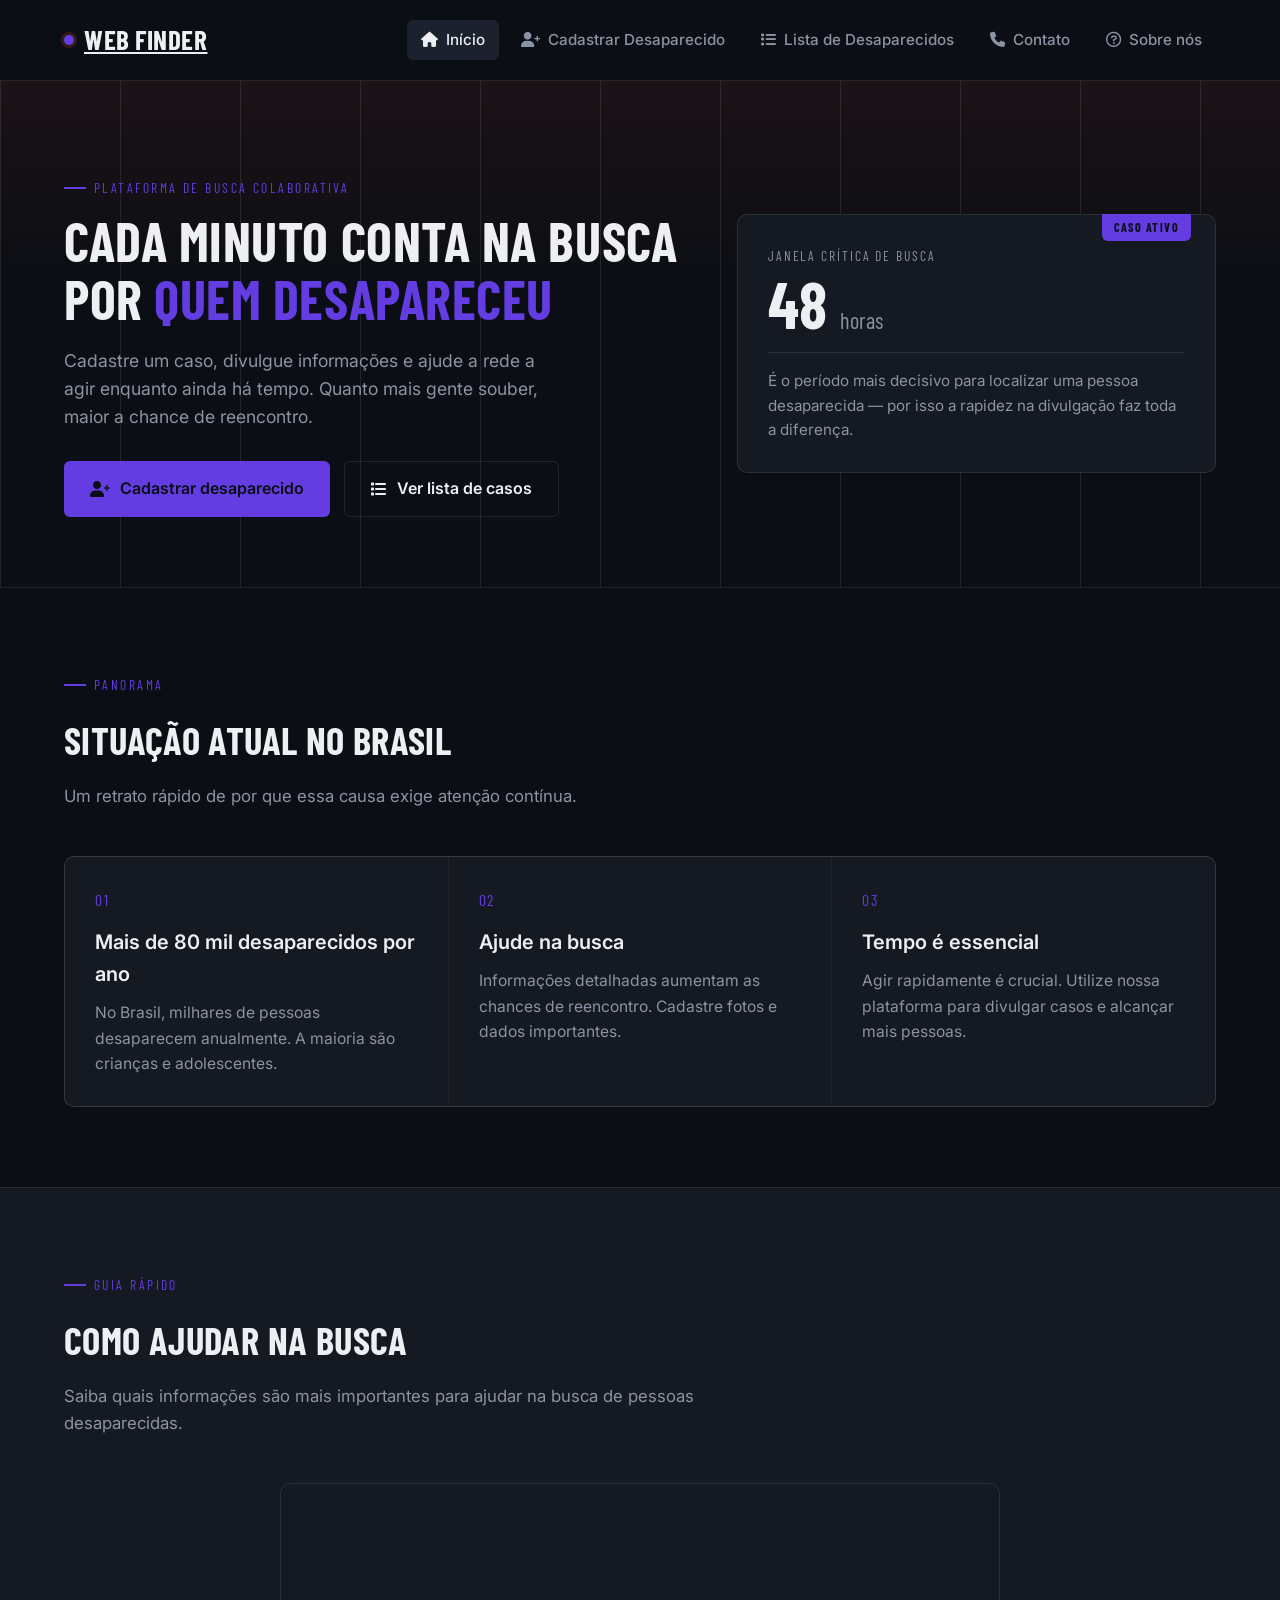
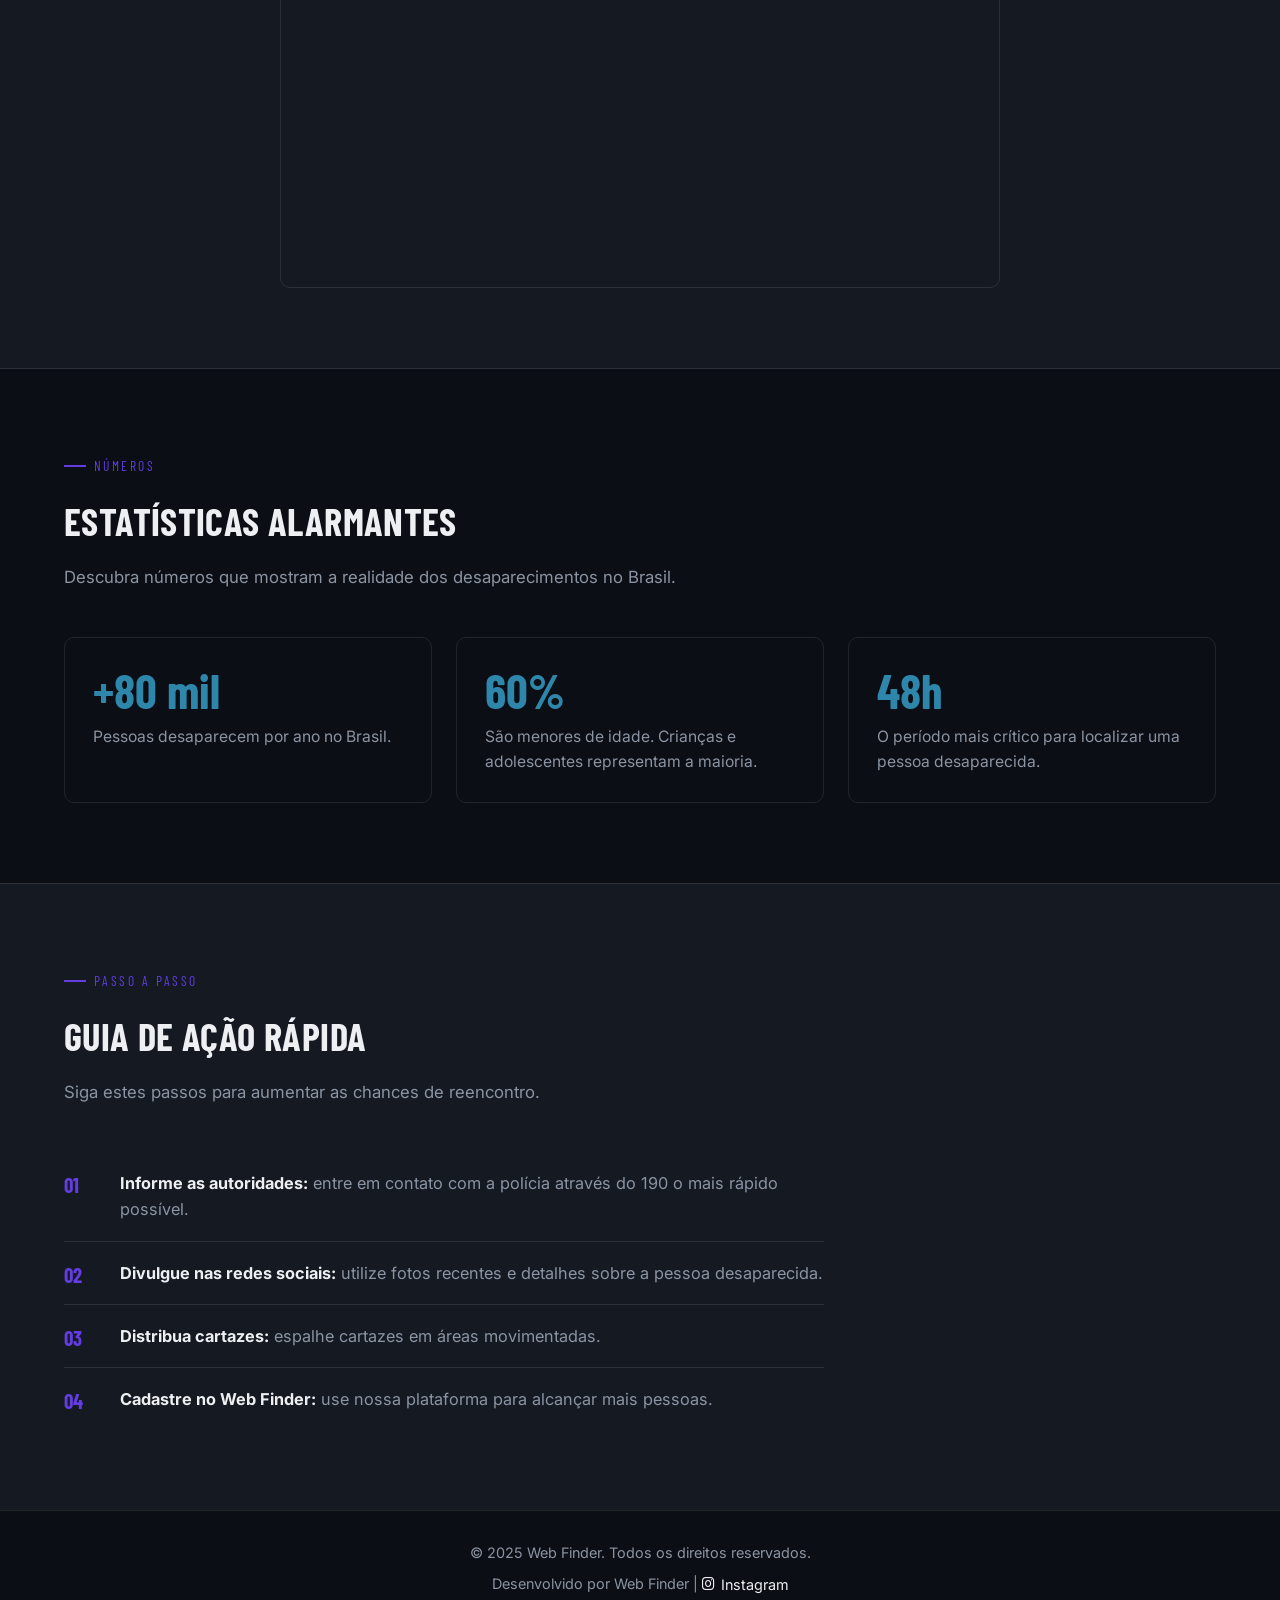
<file: index.html>
<!--By Guilherme -->

<!DOCTYPE html>
<html lang="pt-BR">

<head>
    <meta charset="UTF-8">
    <meta name="viewport" content="width=device-width, initial-scale=1.0">
    <title>Web Finder — Ajude a Encontrar Pessoas Desaparecidas</title>
    <meta name="description" content="Web Finder é uma plataforma para cadastrar e divulgar casos de pessoas desaparecidas no Brasil, ajudando a acelerar o reencontro.">
    <link rel="preconnect" href="https://fonts.googleapis.com">
    <link rel="preconnect" href="https://fonts.gstatic.com" crossorigin>
    <link href="https://fonts.googleapis.com/css2?family=Barlow+Condensed:wght@500;600;700&family=Inter:wght@400;500;600&display=swap" rel="stylesheet">
    <link rel="stylesheet" href="style.css">
    <link rel="stylesheet" href="https://cdnjs.cloudflare.com/ajax/libs/font-awesome/6.0.0-beta3/css/all.min.css">
    <link rel="icon" href="WEBFINDER.jpg">
</head>

<body>
    <header>
        <div class="container">
            <a href="index.html" class="brand">
                <span class="brand-mark"></span>
                Web Finder
            </a>

            <button class="menu-toggle" id="menu-toggle" aria-label="Abrir menu" aria-expanded="false" aria-controls="nav-menu">
                <i class="fas fa-bars"></i>
            </button>

            <nav id="nav-menu">
                <ul>
                    <li><a href="index.html" class="active"><i class="fas fa-home"></i> Início</a></li>
                    <li><a href="texte1ca.html"><i class="fas fa-user-plus"></i> Cadastrar Desaparecido</a></li>
                    <li><a href="texte2list.html"><i class="fas fa-list"></i> Lista de Desaparecidos</a></li>
                    <li><a href="textecontato.html"><i class="fas fa-phone"></i> Contato</a></li>
                    <li><a href="textsobre.html"><i class="fa-regular fa-circle-question"></i> Sobre nós</a></li>
                </ul>
            </nav>
        </div>
    </header>

    <section class="hero">
        <div class="container">
            <div class="hero-content">
                <span class="eyebrow">Plataforma de busca colaborativa</span>
                <h1>Cada minuto conta na busca por <span>quem desapareceu</span></h1>
                <p>Cadastre um caso, divulgue informações e ajude a rede a agir enquanto ainda há tempo. Quanto mais gente souber, maior a chance de reencontro.</p>
                <div class="hero-actions">
                    <a href="texte1ca.html" class="btn btn-primary"><i class="fas fa-user-plus"></i> Cadastrar desaparecido</a>
                    <a href="texte2list.html" class="btn btn-secondary"><i class="fas fa-list"></i> Ver lista de casos</a>
                </div>
            </div>

            <div class="hero-file">
                <div class="clock-label">Janela crítica de busca</div>
                <div class="clock-value">48 <small>horas</small></div>
                <p>É o período mais decisivo para localizar uma pessoa desaparecida — por isso a rapidez na divulgação faz toda a diferença.</p>
            </div>
        </div>
    </section>

    <section id="info-desaparecidos" class="info-desaparecidos">
        <div class="container">
            <div class="section-head">
                <span class="eyebrow">Panorama</span>
                <h2>Situação atual no Brasil</h2>
                <p>Um retrato rápido de por que essa causa exige atenção contínua.</p>
            </div>
            <div class="info-cards">
                <div class="card">
                    <span class="num">01</span>
                    <h3>Mais de 80 mil desaparecidos por ano</h3>
                    <p>No Brasil, milhares de pessoas desaparecem anualmente. A maioria são crianças e adolescentes.</p>
                </div>
                <div class="card">
                    <span class="num">02</span>
                    <h3>Ajude na busca</h3>
                    <p>Informações detalhadas aumentam as chances de reencontro. Cadastre fotos e dados importantes.</p>
                </div>
                <div class="card">
                    <span class="num">03</span>
                    <h3>Tempo é essencial</h3>
                    <p>Agir rapidamente é crucial. Utilize nossa plataforma para divulgar casos e alcançar mais pessoas.</p>
                </div>
            </div>
        </div>
    </section>

    <section id="guia-desaparecidos" class="guia-desaparecidos">
        <div class="container">
            <div class="section-head">
                <span class="eyebrow">Guia rápido</span>
                <h2>Como ajudar na busca</h2>
                <p>Saiba quais informações são mais importantes para ajudar na busca de pessoas desaparecidas.</p>
            </div>
            <div class="video-container">
                <iframe src="https://www.youtube.com/embed/4q6k_8BEk0E" title="Guia: como ajudar na busca de pessoas desaparecidas"
                    frameborder="0" allowfullscreen loading="lazy"></iframe>
            </div>
        </div>
    </section>

    <section id="estatisticas" class="estatisticas">
        <div class="container">
            <div class="section-head">
                <span class="eyebrow">Números</span>
                <h2>Estatísticas alarmantes</h2>
                <p>Descubra números que mostram a realidade dos desaparecimentos no Brasil.</p>
            </div>
            <div class="stats-grid">
                <div class="stat-item">
                    <div class="num">+80 mil</div>
                    <p>Pessoas desaparecem por ano no Brasil.</p>
                </div>
                <div class="stat-item">
                    <div class="num">60%</div>
                    <p>São menores de idade. Crianças e adolescentes representam a maioria.</p>
                </div>
                <div class="stat-item">
                    <div class="num">48h</div>
                    <p>O período mais crítico para localizar uma pessoa desaparecida.</p>
                </div>
            </div>
        </div>
    </section>

    <section id="acao-rapida" class="acao-rapida">
        <div class="container">
            <div class="section-head">
                <span class="eyebrow">Passo a passo</span>
                <h2>Guia de ação rápida</h2>
                <p>Siga estes passos para aumentar as chances de reencontro.</p>
            </div>
            <ol>
                <li><strong>Informe as autoridades:</strong> <span>entre em contato com a polícia através do 190 o mais rápido possível.</span></li>
                <li><strong>Divulgue nas redes sociais:</strong> <span>utilize fotos recentes e detalhes sobre a pessoa desaparecida.</span></li>
                <li><strong>Distribua cartazes:</strong> <span>espalhe cartazes em áreas movimentadas.</span></li>
                <li><strong>Cadastre no Web Finder:</strong> <span>use nossa plataforma para alcançar mais pessoas.</span></li>
            </ol>
        </div>
    </section>

    <footer>
        <p>© 2025 Web Finder. Todos os direitos reservados.</p>
        <p>Desenvolvido por Web Finder | <a href="https://www.instagram.com/web.finder___2025?utm_source=qr&igsh=cWY5eGM1aW0zeXFv" target="_blank" rel="noopener"><i class="fa-brands fa-instagram"></i> Instagram</a></p>
    </footer>

    <script>
        const toggle = document.getElementById('menu-toggle');
        const nav = document.getElementById('nav-menu');

        toggle.addEventListener('click', () => {
            const isOpen = nav.classList.toggle('open');
            toggle.classList.toggle('active');
            toggle.setAttribute('aria-expanded', isOpen);
        });
    </script>
</body>

</html>
</file>
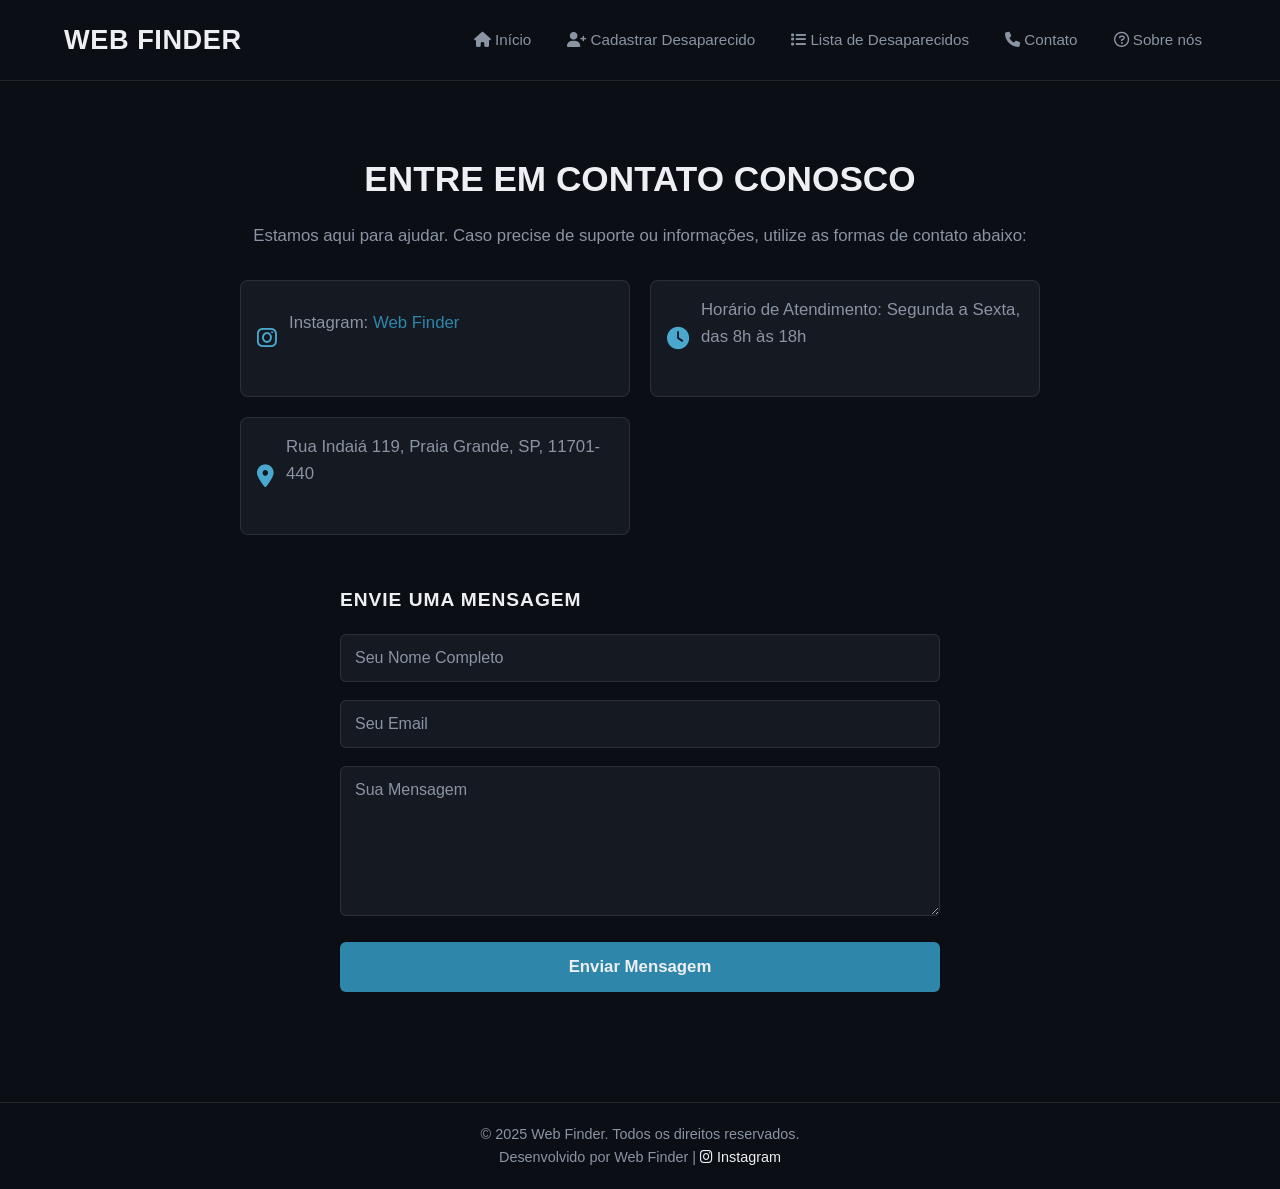
<file: textecontato (1).html>
<!--By Guilherme -->


<!DOCTYPE html>
<html lang="pt-BR">

<head>
    <meta charset="UTF-8">
    <meta name="viewport" content="width=device-width, initial-scale=1.0">
    <title>Web Finder</title>
    <link rel="stylesheet" href="style4contato.css">
    <link rel="stylesheet" href="https://cdnjs.cloudflare.com/ajax/libs/font-awesome/6.0.0-beta3/css/all.min.css">
  <link rel="icon" href="WEBFINDER.jpg">
</head>

<body>
<header>
  <div class="container">
    <h1>Web Finder</h1>

    <!-- Botão do menu hamburguer -->
    <button class="menu-toggle" id="menu-toggle" aria-label="Abrir menu">
      <i class="fas fa-bars"></i>
    </button>

    <nav id="nav-menu">
      <ul>
        <li><a href="index.html"><i class="fas fa-home"></i> Início</a></li>
        <li><a href="texte1ca.html"><i class="fas fa-user-plus"></i> Cadastrar Desaparecido</a></li>
        <li><a href="texte2list.html"><i class="fas fa-list"></i> Lista de Desaparecidos</a></li>
        <li><a href="textecontato.html"><i class="fas fa-phone"></i> Contato</a></li>
        <li><a href="textsobre.html"><i class="fa-regular fa-circle-question"></i> Sobre nós</a></li>
      </ul>
    </nav>
  </div>
</header>

    <section id="contato" class="contato">
        <div class="container">
            <h2>Entre em Contato Conosco</h2>
            <p>Estamos aqui para ajudar. Caso precise de suporte ou informações, utilize as formas de contato abaixo:
            </p>

            <!-- Informações de contato direto -->
            <div class="informacoes-contato">
                <div class="info-item">
                    <i class="fa-brands fa-instagram"></i>
                    <p>Instagram: <a
                            href="https://www.instagram.com/web.finder___2025?utm_source=qr&igsh=cWY5eGM1aW0zeXFv">Web
                            Finder</a></p>
                </div>
            
                <div class="info-item">
                    <i class="fas fa-clock"></i>
                    <p>Horário de Atendimento: Segunda a Sexta, das 8h às 18h</p>
                </div>
                <div class="info-item">
                    <i class="fas fa-map-marker-alt"></i>
                    <p>Rua Indaiá 119, Praia Grande, SP, 11701-440</p>
                </div>
            </div>

            <!-- Formulário de contato -->
            <form>
                <h3>Envie uma Mensagem</h3>
                <div class="form-group">
                    <input type="text" name="nome" placeholder="Seu Nome Completo" required>
                </div>
                <div class="form-group">
                    <input type="email" name="email" placeholder="Seu Email" required>
                </div>
                <div class="form-group">
                    <textarea name="mensagem" placeholder="Sua Mensagem" required></textarea>
                </div>
                <button type="submit" class="btn-enviar">Enviar Mensagem</button>
            </form>
        </div>
    </section>


    <footer>
        <p>© 2025 Web Finder. Todos os direitos reservados.</p>
        <p>Desenvolvido por Web Finder | <a href="https://www.instagram.com/web.finder___2025?utm_source=qr&igsh=cWY5eGM1aW0zeXFv" target="_blank"><i
                    class="fa-brands fa-instagram"></i> Instagram</a></p>
    </footer>


            <script>
        const toggle = document.getElementById('menu-toggle');
const nav = document.getElementById('nav-menu');

toggle.addEventListener('click', () => {
  nav.classList.toggle('open');
  toggle.classList.toggle('active');
});
    </script>
</body>


</html>
</file>
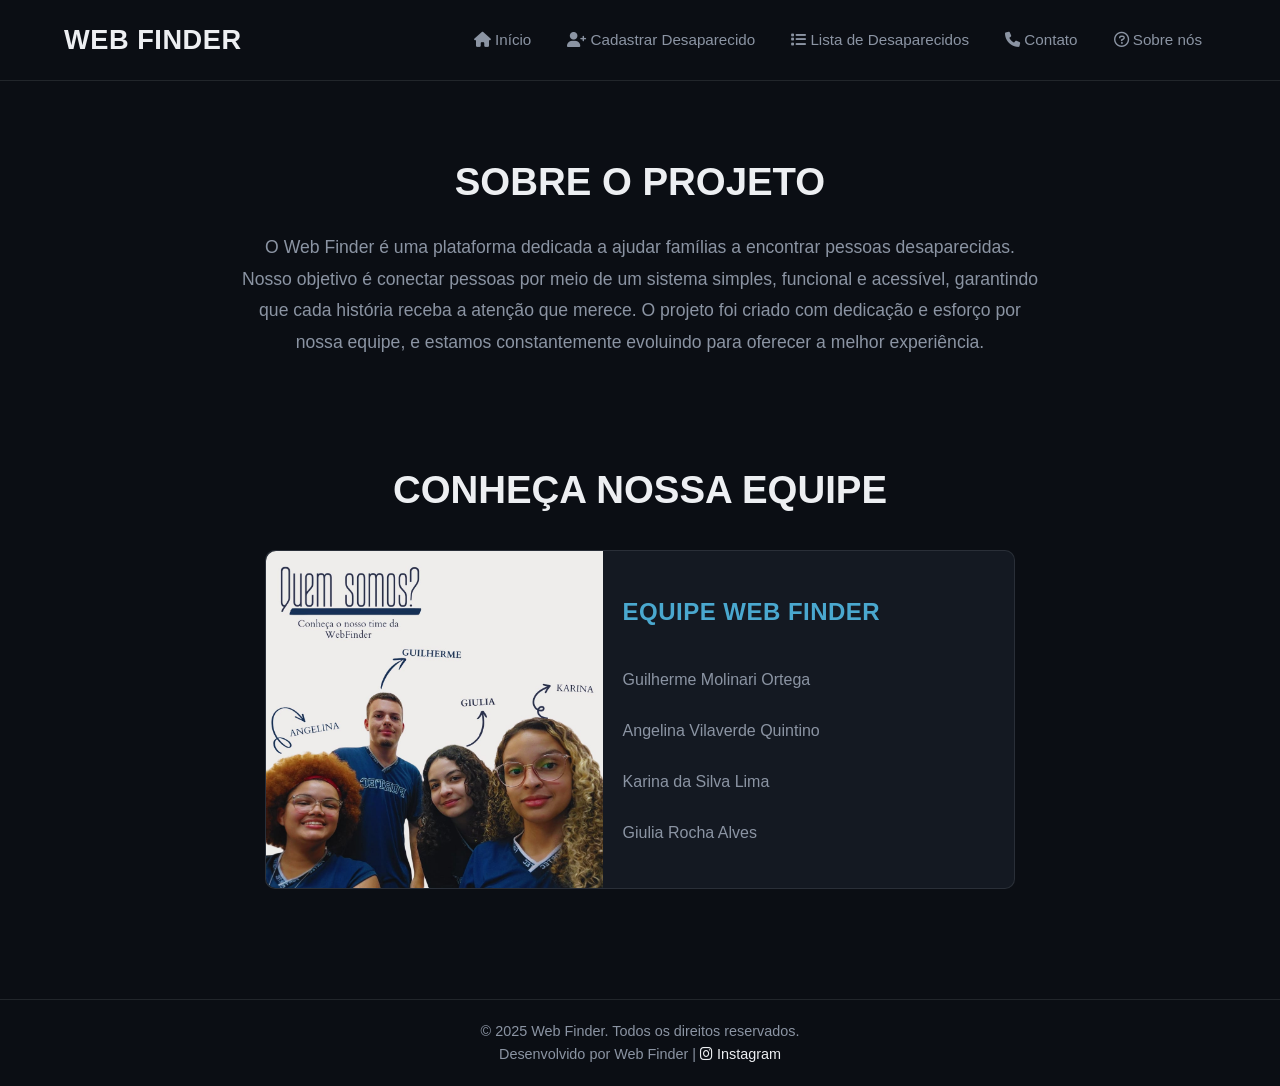
<file: textsobre.html>
<!--By Guilherme -->


<!DOCTYPE html>
<html lang="pt-BR">

<head>
    <meta charset="UTF-8">
    <meta name="viewport" content="width=device-width, initial-scale=1.0">
    <title>Web Finder</title>
    <link rel="stylesheet" href="stylesobre.css">
    <link rel="stylesheet" href="https://cdnjs.cloudflare.com/ajax/libs/font-awesome/6.0.0-beta3/css/all.min.css">
    <link rel="icon" href="WEBFINDER.jpg">
</head>

<body>
<header>
  <div class="container">
    <h1>Web Finder</h1>

    <!-- Botão do menu hamburguer -->
    <button class="menu-toggle" id="menu-toggle" aria-label="Abrir menu">
      <i class="fas fa-bars"></i>
    </button>

    <nav id="nav-menu">
      <ul>
        <li><a href="index.html"><i class="fas fa-home"></i> Início</a></li>
        <li><a href="texte1ca.html"><i class="fas fa-user-plus"></i> Cadastrar Desaparecido</a></li>
        <li><a href="texte2list.html"><i class="fas fa-list"></i> Lista de Desaparecidos</a></li>
        <li><a href="textecontato.html"><i class="fas fa-phone"></i> Contato</a></li>
        <li><a href="textsobre.html"><i class="fa-regular fa-circle-question"></i> Sobre nós</a></li>
      </ul>
    </nav>
  </div>
</header>

    <section id="sobre-projeto" class="sobre-projeto">
        <h2>Sobre o Projeto</h2>
        <p>
            O Web Finder é uma plataforma dedicada a ajudar famílias a encontrar pessoas desaparecidas. 
            Nosso objetivo é conectar pessoas por meio de um sistema simples, funcional e acessível, 
            garantindo que cada história receba a atenção que merece. O projeto foi criado com dedicação 
            e esforço por nossa equipe, e estamos constantemente evoluindo para oferecer a melhor experiência.
        </p>
    </section>
    
<section id="equipe" class="equipe">
    <h2>Conheça Nossa Equipe</h2>
    <div class="cards-container">
        <div class="card">
            <img src="equipe.jpeg" alt="Foto da equipe">
            <div class="text-container">
                <h3>Equipe Web Finder</h3>
                <p>
                    Guilherme Molinari Ortega<br>
                    Angelina Vilaverde Quintino<br>
                    Karina da Silva Lima<br>
                    Giulia Rocha Alves
                </p>
            </div>
        </div>
    </div>
</section>


    <footer>
        
        <p>© 2025 Web Finder. Todos os direitos reservados.</p>
        <p>Desenvolvido por Web Finder | <a href="https://www.instagram.com/web.finder___2025?utm_source=qr&igsh=cWY5eGM1aW0zeXFv" target="_blank"><i
                    class="fa-brands fa-instagram"></i> Instagram</a>
    </footer>

            <script>
        const toggle = document.getElementById('menu-toggle');
const nav = document.getElementById('nav-menu');

toggle.addEventListener('click', () => {
  nav.classList.toggle('open');
  toggle.classList.toggle('active');
});
    </script>
</body>


</html>
</file>
<file: style.css>
:root {
    --ink: #0B0E14;
    --panel: #141922;
    --panel-light: #1B222E;
    --off-white: #EDEFF2;
    --muted: #8B94A3;
    --red: #633de1;
    --red-dim: #2e67c2;
    --blue: #2E86AB;
    --line: rgba(237, 239, 242, 0.1);

    --font-display: 'Barlow Condensed', 'Arial Narrow', sans-serif;
    --font-body: 'Inter', 'Segoe UI', Arial, sans-serif;
}

* {
    margin: 0;
    padding: 0;
    box-sizing: border-box;
}

html {
    scroll-behavior: smooth;
}

body {
    background-color: var(--ink);
    color: var(--off-white);
    font-family: var(--font-body);
    line-height: 1.6;
}

a {
    color: inherit;
}

.container {
    width: 90%;
    max-width: 1200px;
    margin: auto;
}

/* Rótulo tipo "ficha de caso" usado em várias seções */
.eyebrow {
    display: inline-flex;
    align-items: center;
    gap: 8px;
    font-family: var(--font-display);
    font-size: 0.85rem;
    letter-spacing: 0.18em;
    text-transform: uppercase;
    color: var(--red);
    margin-bottom: 14px;
}

.eyebrow::before {
    content: "";
    width: 22px;
    height: 2px;
    background: var(--red);
}


   /*Cabeçalho*/


header {
    background: var(--ink);
    border-bottom: 1px solid var(--line);
    padding: 18px 0;
    position: sticky;
    top: 0;
    z-index: 100;
}

header .container {
    display: flex;
    align-items: center;
    justify-content: space-between;
}

.brand {
    display: flex;
    align-items: center;
    gap: 10px;
    font-family: var(--font-display);
    font-size: 1.7rem;
    font-weight: 700;
    letter-spacing: 0.02em;
    text-transform: uppercase;
    color: var(--off-white);
}

.brand .brand-mark {
    width: 10px;
    height: 10px;
    background: var(--red);
    border-radius: 50%;
    flex-shrink: 0;
    box-shadow: 0 0 0 3px rgba(225, 75, 61, 0.2);
}

.menu-toggle {
    display: none;
    background: none;
    border: none;
    font-size: 1.6rem;
    color: var(--off-white);
    cursor: pointer;
}

nav ul {
    list-style: none;
    display: flex;
    gap: 8px;
}

nav ul li a {
    display: flex;
    align-items: center;
    gap: 8px;
    color: var(--muted);
    text-decoration: none;
    font-size: 0.95rem;
    font-weight: 500;
    padding: 8px 14px;
    border-radius: 6px;
    transition: color 0.2s, background 0.2s;
}

nav ul li a:hover {
    color: var(--off-white);
    background: var(--panel);
}

nav ul li a.active {
    color: var(--off-white);
    background: var(--panel-light);
}

/*
Hero — a ficha de caso */

.hero {
    position: relative;
    padding: 90px 0 70px;
    border-bottom: 1px solid var(--line);
    overflow: hidden;
}

.hero::before {
    content: "";
    position: absolute;
    inset: 0;
    background:
        linear-gradient(180deg, rgba(225, 75, 61, 0.08) 0%, transparent 40%),
        repeating-linear-gradient(90deg, var(--line) 0, var(--line) 1px, transparent 1px, transparent 120px);
    pointer-events: none;
}

.hero .container {
    position: relative;
    display: grid;
    grid-template-columns: 1.3fr 1fr;
    gap: 50px;
    align-items: center;
}

.hero-content h1 {
    font-family: var(--font-display);
    font-size: 3.4rem;
    line-height: 1.05;
    font-weight: 700;
    letter-spacing: 0.01em;
    text-transform: uppercase;
    margin-bottom: 20px;
}

.hero-content h1 span {
    color: var(--red);
}

.hero-content p {
    color: var(--muted);
    font-size: 1.1rem;
    max-width: 46ch;
    margin-bottom: 30px;
}

.hero-actions {
    display: flex;
    gap: 14px;
    flex-wrap: wrap;
}

.btn {
    display: inline-flex;
    align-items: center;
    gap: 10px;
    padding: 14px 26px;
    border-radius: 6px;
    text-decoration: none;
    font-weight: 600;
    font-size: 1rem;
    transition: transform 0.15s, background 0.2s, border-color 0.2s;
}

.btn:hover {
    transform: translateY(-2px);
}

.btn-primary {
    background: var(--red);
    color: var(--ink);
}

.btn-primary:hover {
    background: #ff5b4b;
}

.btn-secondary {
    background: transparent;
    color: var(--off-white);
    border: 1px solid var(--line);
}

.btn-secondary:hover {
    border-color: var(--off-white);
}

/* Cartão de destaque no hero: a estatística das 48h elevada a protagonista */
.hero-file {
    background: var(--panel);
    border: 1px solid var(--line);
    border-radius: 10px;
    padding: 30px;
    position: relative;
}

.hero-file::before {
    content: "CASO ATIVO";
    position: absolute;
    top: -1px;
    right: 24px;
    background: var(--red);
    color: var(--ink);
    font-family: var(--font-display);
    font-size: 0.75rem;
    letter-spacing: 0.12em;
    padding: 4px 12px;
    border-radius: 0 0 6px 6px;
    font-weight: 700;
}

.hero-file .clock-label {
    font-family: var(--font-display);
    font-size: 0.85rem;
    letter-spacing: 0.14em;
    text-transform: uppercase;
    color: var(--muted);
    margin-bottom: 6px;
}

.hero-file .clock-value {
    font-family: var(--font-display);
    font-size: 4rem;
    font-weight: 700;
    color: var(--off-white);
    line-height: 1;
    margin-bottom: 10px;
}

.hero-file .clock-value small {
    font-size: 1.4rem;
    color: var(--muted);
    font-weight: 400;
}

.hero-file p {
    color: var(--muted);
    font-size: 0.95rem;
    border-top: 1px solid var(--line);
    padding-top: 16px;
    margin-top: 16px;
}

/* ==========================================================================
   Situação atual — cards
   ========================================================================== */

section {
    padding: 80px 0;
}

.section-head {
    max-width: 640px;
    margin-bottom: 46px;
}

.section-head h2 {
    font-family: var(--font-display);
    font-size: 2.4rem;
    text-transform: uppercase;
    font-weight: 700;
    letter-spacing: 0.01em;
}

.section-head p {
    color: var(--muted);
    margin-top: 12px;
    font-size: 1.05rem;
}

.info-desaparecidos {
    background: var(--ink);
}

.info-cards {
    display: grid;
    grid-template-columns: repeat(auto-fit, minmax(260px, 1fr));
    gap: 1px;
    background: var(--line);
    border: 1px solid var(--line);
    border-radius: 10px;
    overflow: hidden;
}

.info-desaparecidos .card {
    background: var(--panel);
    padding: 30px;
    transition: background 0.2s;
}

.info-desaparecidos .card:hover {
    background: var(--panel-light);
}

.info-desaparecidos .card .num {
    font-family: var(--font-display);
    font-size: 1rem;
    color: var(--red);
    letter-spacing: 0.1em;
    margin-bottom: 14px;
    display: block;
}

.info-desaparecidos .card h3 {
    font-size: 1.25rem;
    font-weight: 600;
    margin-bottom: 10px;
    color: var(--off-white);
}

.info-desaparecidos .card p {
    color: var(--muted);
    font-size: 0.98rem;
}

/* ==========================================================================
   Guia em vídeo
   ========================================================================== */

.guia-desaparecidos {
    background: var(--panel);
    border-top: 1px solid var(--line);
    border-bottom: 1px solid var(--line);
}

.guia-desaparecidos .video-container {
    display: flex;
    justify-content: center;
}

.guia-desaparecidos iframe {
    width: 100%;
    max-width: 720px;
    height: 405px;
    border-radius: 10px;
    border: 1px solid var(--line);
}

/* ==========================================================================
   Estatísticas
   ========================================================================== */

.estatisticas {
    background: var(--ink);
}

.stats-grid {
    display: grid;
    grid-template-columns: repeat(auto-fit, minmax(220px, 1fr));
    gap: 24px;
}

.stat-item {
    border: 1px solid var(--line);
    border-radius: 10px;
    padding: 28px;
    position: relative;
}

.stat-item .num {
    font-family: var(--font-display);
    font-size: 3rem;
    font-weight: 700;
    color: var(--blue);
    line-height: 1;
    margin-bottom: 10px;
}

.stat-item p {
    color: var(--muted);
    font-size: 0.98rem;
}

/* ==========================================================================
   Ação rápida
   ========================================================================== */

.acao-rapida {
    background: var(--panel);
    border-top: 1px solid var(--line);
}

.acao-rapida ol {
    list-style: none;
    counter-reset: passo;
    max-width: 760px;
}

.acao-rapida ol li {
    counter-increment: passo;
    position: relative;
    padding: 18px 0 18px 56px;
    border-bottom: 1px solid var(--line);
    font-size: 1.02rem;
    color: var(--off-white);
}

.acao-rapida ol li:last-child {
    border-bottom: none;
}

.acao-rapida ol li::before {
    content: counter(passo, decimal-leading-zero);
    position: absolute;
    left: 0;
    top: 16px;
    font-family: var(--font-display);
    font-size: 1.3rem;
    color: var(--red);
    font-weight: 700;
}

.acao-rapida ol li strong {
    color: var(--off-white);
}

.acao-rapida ol li span {
    color: var(--muted);
}

/* ==========================================================================
   Rodapé
   ========================================================================== */

footer {
    background: var(--ink);
    border-top: 1px solid var(--line);
    text-align: center;
    padding: 30px 20px;
    color: var(--muted);
    font-size: 0.9rem;
}

footer a {
    color: var(--off-white);
    text-decoration: none;
    display: inline-flex;
    align-items: center;
    gap: 6px;
    transition: color 0.2s;
}

footer a:hover {
    color: var(--red);
}

footer p + p {
    margin-top: 8px;
}

/* ==========================================================================
   Responsivo
   ========================================================================== */

@media (max-width: 900px) {
    .hero .container {
        grid-template-columns: 1fr;
    }

    .hero-content h1 {
        font-size: 2.6rem;
    }
}

@media (max-width: 768px) {
    .menu-toggle {
        display: block;
    }

    nav {
        position: absolute;
        top: 100%;
        left: 0;
        right: 0;
        background: var(--panel);
        border-bottom: 1px solid var(--line);
        max-height: 0;
        overflow: hidden;
        transition: max-height 0.3s ease;
    }

    nav.open {
        max-height: 400px;
    }

    nav ul {
        flex-direction: column;
        padding: 10px 20px 20px;
        gap: 4px;
    }

    nav ul li a {
        padding: 12px 10px;
    }

    .hero {
        padding: 60px 0 40px;
    }

    .hero-content h1 {
        font-size: 2.1rem;
    }

    section {
        padding: 56px 0;
    }

    .section-head h2 {
        font-size: 1.8rem;
    }
}

@media (prefers-reduced-motion: reduce) {
    * {
        transition: none !important;
        scroll-behavior: auto !important;
    }
}
</file>
<file: style4contato.css>
/* ==========================================================================
   Web Finder — contato.css
   Página: Entre em Contato
   Usa a mesma identidade visual de home.css
   ========================================================================== */

:root {
    --ink: #0B0E14;
    --panel: #141922;
    --panel-light: #1B222E;
    --off-white: #EDEFF2;
    --muted: #8B94A3;
    --red: #4aa8cf;
    --red-dim: #4aa8cf;
    --blue: #2E86AB;
    --line: rgba(237, 239, 242, 0.1);

    --font-display: 'Barlow Condensed', 'Arial Narrow', sans-serif;
    --font-body: 'Inter', 'Segoe UI', Arial, sans-serif;
}

* {
    margin: 0;
    padding: 0;
    box-sizing: border-box;
    font-family: var(--font-body);
}

body {
    background-color: var(--ink);
    color: var(--off-white);
    line-height: 1.6;
}

.container {
    width: 90%;
    max-width: 1200px;
    margin: auto;
}

/* ==========================================================================
   Cabeçalho (mesmo padrão da home)
   ========================================================================== */

header {
    background: var(--ink);
    border-bottom: 1px solid var(--line);
    padding: 18px 0;
    position: sticky;
    top: 0;
    z-index: 100;
}

header .container {
    display: flex;
    align-items: center;
    justify-content: space-between;
}

header h1 {
    font-family: var(--font-display);
    font-size: 1.7rem;
    text-transform: uppercase;
    letter-spacing: 0.02em;
}

nav ul {
    list-style: none;
    display: flex;
    justify-content: center;
    flex-wrap: wrap;
    gap: 8px;
    padding: 0;
}

nav ul li a {
    color: var(--muted);
    text-decoration: none;
    font-size: 0.95rem;
    font-weight: 500;
    padding: 8px 14px;
    border-radius: 6px;
    transition: color 0.2s, background 0.2s;
}

nav ul li a:hover {
    color: var(--off-white);
    background: var(--panel);
}

nav ul li a.active {
    color: var(--off-white);
    background: var(--panel-light);
}

/* ==========================================================================
   Seção de Contato
   ========================================================================== */

.contato {
    background-color: var(--ink);
    text-align: center;
    padding: 70px 20px;
}

.contato h2 {
    font-family: var(--font-display);
    text-transform: uppercase;
    font-weight: 700;
    font-size: 2.2rem;
    margin-bottom: 16px;
}

.contato p {
    font-size: 1.05rem;
    color: var(--muted);
    margin-bottom: 30px;
}

.informacoes-contato {
    display: grid;
    grid-template-columns: 1fr 1fr;
    gap: 20px;
    max-width: 800px;
    margin: 0 auto 50px;
    text-align: left;
}

.info-item {
    display: flex;
    align-items: center;
    gap: 12px;
    font-size: 1.05rem;
    background: var(--panel);
    border: 1px solid var(--line);
    border-radius: 8px;
    padding: 16px;
}

.info-item i {
    font-size: 1.4rem;
    color: var(--red);
    flex-shrink: 0;
}

.info-item a {
    color: var(--blue);
    text-decoration: none;
    transition: color 0.2s;
}

.info-item a:hover {
    color: #4aa8cf;
}

/* Formulário de contato */
.contato form {
    max-width: 600px;
    margin: auto;
    display: flex;
    flex-direction: column;
    gap: 18px;
    text-align: left;
}

.contato form h3 {
    font-family: var(--font-display);
    text-transform: uppercase;
    letter-spacing: 0.05em;
    color: var(--off-white);
    font-size: 1.2rem;
}

.form-group input,
.form-group textarea {
    width: 100%;
    padding: 14px;
    font-size: 1rem;
    background: var(--panel);
    color: var(--off-white);
    border: 1px solid var(--line);
    border-radius: 6px;
    transition: border-color 0.2s;
}

.form-group input::placeholder,
.form-group textarea::placeholder {
    color: var(--muted);
}

.form-group input:focus,
.form-group textarea:focus {
    border-color: var(--red);
    outline: none;
}

.form-group textarea {
    height: 150px;
    resize: vertical;
}

.btn-enviar {
    padding: 15px;
    font-size: 1.05rem;
    font-weight: 600;
    color: var(--off-white);
    background-color: var(--blue);
    border: none;
    border-radius: 6px;
    cursor: pointer;
    transition: background-color 0.2s, transform 0.15s;
}

.btn-enviar:hover {
    background-color: #256f8c;
    transform: translateY(-2px);
}

.btn-enviar:active {
    transform: translateY(1px);
}

/* ==========================================================================
   Rodapé
   ========================================================================== */

footer {
    text-align: center;
    background-color: var(--ink);
    border-top: 1px solid var(--line);
    color: var(--muted);
    padding: 20px 15px;
    margin-top: 40px;
    font-size: 0.9rem;
}

footer a {
    color: var(--off-white);
    text-decoration: none;
    transition: color 0.2s;
}

footer a:hover {
    color: var(--red);
}

/* ==========================================================================
   Responsivo + menu hamburguer
   ========================================================================== */

.menu-toggle {
    display: none;
    background: none;
    border: none;
    font-size: 1.6rem;
    color: var(--off-white);
    cursor: pointer;
    transition: transform 0.3s ease;
}

.menu-toggle.active i {
    transform: rotate(90deg);
}

@media (max-width: 768px) {
    .informacoes-contato {
        grid-template-columns: 1fr;
    }

    header .container {
        flex-direction: row;
        justify-content: space-between;
        align-items: center;
    }

    nav {
        position: absolute;
        top: 100%;
        left: 0;
        right: 0;
        background-color: var(--panel);
        border-bottom: 1px solid var(--line);
        max-height: 0;
        overflow: hidden;
        transition: max-height 0.3s ease-out;
        text-align: center;
    }

    nav.open {
        max-height: 300px;
    }

    nav ul {
        flex-direction: column;
        padding: 10px 0 20px;
        gap: 4px;
    }

    nav ul li a {
        display: block;
        padding: 12px 0;
    }

    .menu-toggle {
        display: block;
    }
}

@media (prefers-reduced-motion: reduce) {
    * {
        transition: none !important;
    }
}
</file>
<file: stylesobre.css>
/* ==========================================================================
   Web Finder — sobre.css
   Página: Sobre nós (projeto + equipe)
   Usa a mesma identidade visual de home.css
   ========================================================================== */

:root {
    --ink: #0B0E14;
    --panel: #141922;
    --panel-light: #1B222E;
    --off-white: #EDEFF2;
    --muted: #8B94A3;
    --red: #4aa8cf;
    --red-dim: #4aa8cf;
    --blue: #2E86AB;
    --line: rgba(237, 239, 242, 0.1);

    --font-display: 'Barlow Condensed', 'Arial Narrow', sans-serif;
    --font-body: 'Inter', 'Segoe UI', Arial, sans-serif;
}

* {
    margin: 0;
    padding: 0;
    box-sizing: border-box;
    font-family: var(--font-body);
}

body {
    background-color: var(--ink);
    color: var(--off-white);
    line-height: 1.6;
}

.container {
    width: 90%;
    max-width: 1200px;
    margin: auto;
}

/* ==========================================================================
   Cabeçalho (mesmo padrão da home)
   ========================================================================== */

header {
    background: var(--ink);
    border-bottom: 1px solid var(--line);
    padding: 18px 0;
    position: sticky;
    top: 0;
    z-index: 100;
}

header .container {
    display: flex;
    align-items: center;
    justify-content: space-between;
}

header h1 {
    font-family: var(--font-display);
    font-size: 1.7rem;
    text-transform: uppercase;
    letter-spacing: 0.02em;
}

nav ul {
    list-style: none;
    display: flex;
    justify-content: center;
    flex-wrap: wrap;
    gap: 8px;
    padding: 0;
}

nav ul li a {
    color: var(--muted);
    text-decoration: none;
    font-size: 0.95rem;
    font-weight: 500;
    padding: 8px 14px;
    border-radius: 6px;
    transition: color 0.2s, background 0.2s;
}

nav ul li a:hover {
    color: var(--off-white);
    background: var(--panel);
}

nav ul li a.active {
    color: var(--off-white);
    background: var(--panel-light);
}

/* ==========================================================================
   Sobre o projeto
   ========================================================================== */

.sobre-projeto {
    padding: 70px 20px 50px;
    background-color: var(--ink);
    text-align: center;
}

.sobre-projeto h2 {
    font-family: var(--font-display);
    text-transform: uppercase;
    font-weight: 700;
    font-size: 2.4rem;
    color: var(--off-white);
    margin-bottom: 20px;
}

.sobre-projeto p {
    font-size: 1.1rem;
    line-height: 1.8;
    color: var(--muted);
    max-width: 800px;
    margin: 0 auto;
}

/* ==========================================================================
   Equipe
   ========================================================================== */

.equipe {
    padding: 50px 20px 70px;
    background-color: var(--ink);
    text-align: center;
}

.equipe h2 {
    font-family: var(--font-display);
    text-transform: uppercase;
    font-weight: 700;
    font-size: 2.4rem;
    color: var(--off-white);
    margin-bottom: 30px;
}

.cards-container {
    display: flex;
    flex-direction: column;
    align-items: center;
    gap: 16px;
}

/* Card horizontal com foto + texto */
.card {
    background-color: var(--panel);
    border: 1px solid var(--line);
    border-radius: 10px;
    width: 100%;
    max-width: 750px;
    display: flex;
    align-items: center;
    padding: 0;
    transition: transform 0.2s, background 0.2s;
}

.card:hover {
    transform: translateY(-5px);
    background-color: var(--panel-light);
}

.card img {
    width: 45%;
    height: auto;
    object-fit: cover;
    border-radius: 10px 0 0 10px;
}

.card .text-container {
    padding: 20px;
    text-align: left;
    width: 55%;
}

.card h3 {
    font-family: var(--font-display);
    text-transform: uppercase;
    letter-spacing: 0.02em;
    font-size: 1.5rem;
    color: var(--red);
    margin-top: 0;
}

.card p {
    font-size: 1rem;
    color: var(--muted);
    line-height: 1.6;
    margin-top: 10px;
    white-space: pre-line;
    text-align: left;
}

/* ==========================================================================
   Rodapé
   ========================================================================== */

footer {
    text-align: center;
    background-color: var(--ink);
    border-top: 1px solid var(--line);
    color: var(--muted);
    padding: 20px 15px;
    margin-top: 40px;
    font-size: 0.9rem;
}

footer a {
    color: var(--off-white);
    text-decoration: none;
    transition: color 0.2s;
}

footer a:hover {
    color: var(--red);
}

/* ==========================================================================
   Responsivo + menu hamburguer
   ========================================================================== */

.menu-toggle {
    display: none;
    background: none;
    border: none;
    font-size: 1.6rem;
    color: var(--off-white);
    cursor: pointer;
    transition: transform 0.3s ease;
}

.menu-toggle.active i {
    transform: rotate(90deg);
}

@media (max-width: 768px) {
    header .container {
        flex-direction: row;
        justify-content: space-between;
        align-items: center;
    }

    nav {
        position: absolute;
        top: 100%;
        left: 0;
        right: 0;
        background-color: var(--panel);
        border-bottom: 1px solid var(--line);
        max-height: 0;
        overflow: hidden;
        transition: max-height 0.3s ease-out;
        text-align: center;
    }

    nav.open {
        max-height: 300px;
    }

    nav ul {
        flex-direction: column;
        padding: 10px 0 20px;
        gap: 4px;
    }

    nav ul li a {
        display: block;
        padding: 12px 0;
    }

    .menu-toggle {
        display: block;
    }

    .card {
        flex-direction: column;
    }

    .card img {
        width: 100%;
        border-radius: 10px 10px 0 0;
    }

    .card .text-container {
        width: 100%;
    }
}

@media (prefers-reduced-motion: reduce) {
    * {
        transition: none !important;
    }
}
</file>
